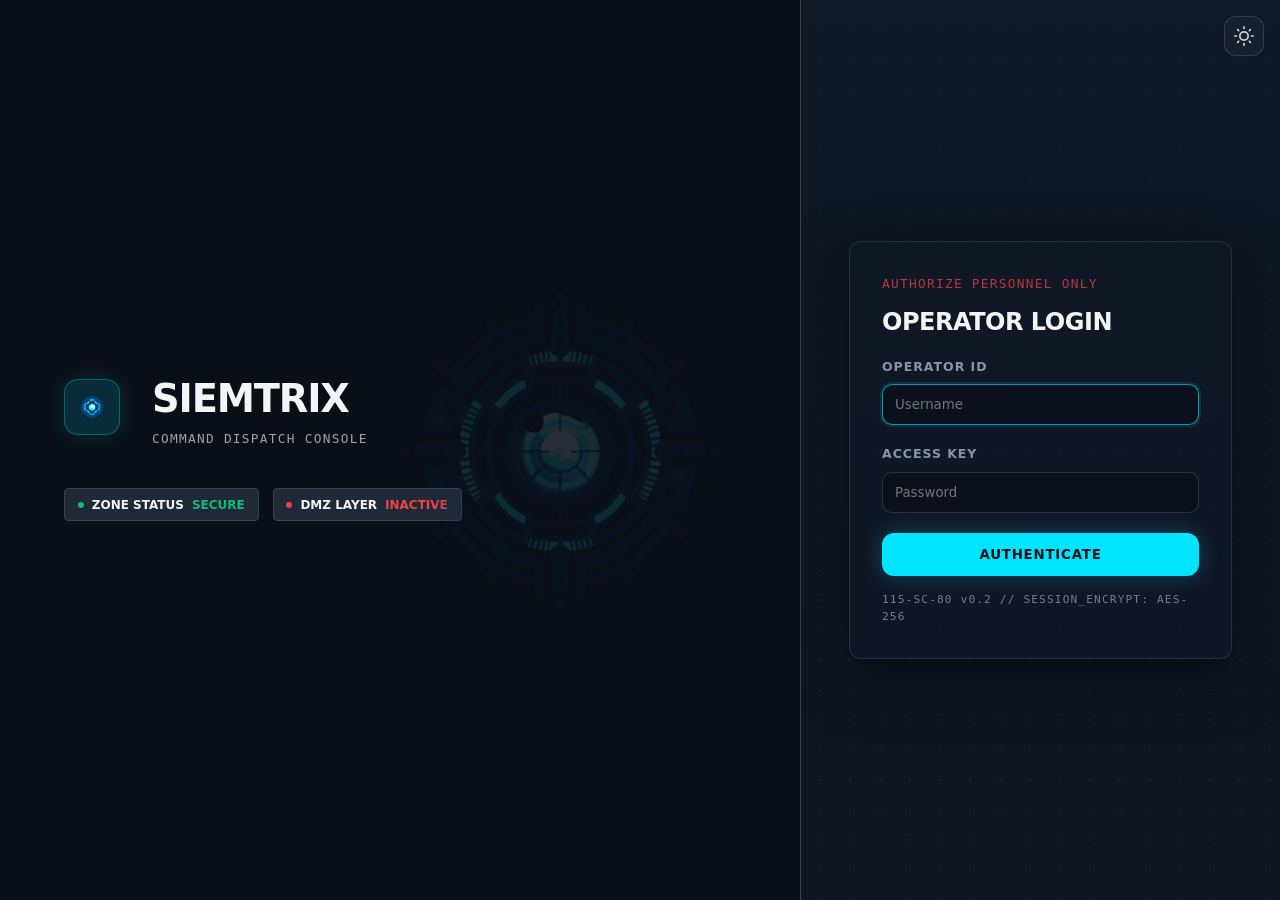
<file: IT-Zone/frontend/index.html>
<!DOCTYPE html>
<html lang="en">

<head>
    <meta charset="UTF-8">
    <meta name="viewport" content="width=device-width, initial-scale=1.0">
    <title>Command Dispatch Console</title>
    <link rel="stylesheet" href="styles.css">
</head>

<body>
    <div class="container">
        <header>
            <div class="header-top">
                <div class="header-left">
                    <div class="header-icon">
                        <img src="assets/Logo.png" alt="Logo">
                    </div>
                    <div>
                        <h1>Command Dispatch Console</h1>
                        <p class="subtitle">Manage device commands and operations</p>
                    </div>
                </div>
                <button class="logout-btn" onclick="logout()">
                    <span>Logout</span>
                    <span class="logout-icon">→</span>
                </button>
            </div>
        </header>

        <div class="content-card">
            <h2 class="card-title">Device Command Management</h2>
            <p class="card-description">Write commands to devices or read current register values</p>

            <div class="tabs">
                <button class="tab-button active" onclick="openTab(event, 'writeCommand')">
                    <span class="tab-icon">⚡</span>
                    <span>Write Command</span>
                </button>
                <button class="tab-button" onclick="openTab(event, 'readCommand')">
                    <span class="tab-icon">👁</span>
                    <span>Read Command</span>
                </button>
            </div>

            <div id="writeCommand" class="tab-content active">
                <form id="writeForm">
                    <div class="form-row">
                        <div class="form-group">
                            <label for="deviceIdWrite">Device ID</label>
                            <select id="deviceIdWrite" name="deviceId" required>
                                <option value="">Select Device</option>
                                <option value="plc-001">plc-001</option>
                                <option value="plc-002">plc-002</option>
                                <option value="plc-003">plc-003</option>
                                <option value="plc-004">plc-004</option>
                                <option value="plc-005">plc-005</option>
                                <option value="plc-006">plc-006</option>
                                <option value="plc-007">plc-007</option>
                                <option value="plc-008">plc-008</option>
                                <option value="plc-009">plc-009</option>
                            </select>
                        </div>
                        <div class="form-group">
                            <label for="registerNumberWrite">Register</label>
                            <select id="registerNumberWrite" name="registerNumber" required>
                                <option value="">Select Register</option>
                                <option value="40001">40001</option>
                                <option value="40002">40002</option>
                                <option value="40003">40003</option>
                                <option value="40004">40004</option>
                                <option value="40005">40005</option>
                                <option value="40006">40006</option>
                                <option value="40007">40007</option>
                                <option value="40008">40008</option>
                                <option value="40009">40009</option>
                                <option value="40010">40010</option>
                                <option value="40011">40011</option>
                            </select>
                        </div>
                    </div>

                    <div class="form-row">
                        <div class="form-group">
                            <label for="valueWrite">Value (0-65535)</label>
                            <input type="number" id="valueWrite" name="value" required placeholder="100" min="0"
                                max="65535">
                        </div>
                        <div class="form-group">
                            <label for="priorityWrite">Priority</label>
                            <select id="priorityWrite" name="priority" required>
                                <option value="">Select Priority</option>
                                <option value="normal">Normal</option>
                                <option value="critical">Critical</option>
                            </select>
                        </div>
                    </div>

                    <div class="form-row">
                        <div class="form-group">
                            <label for="issuedByWrite">Issued By</label>
                            <input type="text" id="issuedByWrite" name="issuedBy" value="Admin1" readonly>
                        </div>
                    </div>

                    <div class="form-row">
                        <div class="form-group full-width">
                            <label for="descriptionWrite">Description (max 500 characters)</label>
                            <textarea id="descriptionWrite" name="description" rows="2"
                                placeholder="Optional description" maxlength="500"></textarea>
                            <small class="char-count"><span id="charCountWrite">0</span>/500</small>
                        </div>
                    </div>

                    <button type="submit" class="submit-btn">
                        Send Write Command
                    </button>
                </form>
            </div>

            <div id="readCommand" class="tab-content">
                <form id="readForm">
                    <div class="form-row">
                        <div class="form-group">
                            <label for="deviceIdRead">Device ID</label>
                            <select id="deviceIdRead" name="deviceId" required>
                                <option value="">Select Device</option>
                                <option value="plc-001">plc-001</option>
                                <option value="plc-002">plc-002</option>
                                <option value="plc-003">plc-003</option>
                                <option value="plc-004">plc-004</option>
                                <option value="plc-005">plc-005</option>
                                <option value="plc-006">plc-006</option>
                                <option value="plc-007">plc-007</option>
                                <option value="plc-008">plc-008</option>
                                <option value="plc-009">plc-009</option>
                            </select>
                        </div>
                        <div class="form-group">
                            <label for="registerNumberRead">Register</label>
                            <select id="registerNumberRead" name="registerNumber" required>
                                <option value="">Select Register</option>
                                <option value="40001">40001</option>
                                <option value="40002">40002</option>
                                <option value="40003">40003</option>
                                <option value="40004">40004</option>
                                <option value="40005">40005</option>
                                <option value="40006">40006</option>
                                <option value="40007">40007</option>
                                <option value="40008">40008</option>
                                <option value="40009">40009</option>
                                <option value="40010">40010</option>
                                <option value="40011">40011</option>
                            </select>
                        </div>
                    </div>

                    <div class="form-row">
                        <div class="form-group">
                            <label for="priorityRead">Priority</label>
                            <select id="priorityRead" name="priority" required>
                                <option value="">Select Priority</option>
                                <option value="normal">Normal</option>
                                <option value="critical">Critical</option>
                            </select>
                        </div>
                        <div class="form-group">
                            <label for="issuedByRead">Issued By</label>
                            <input type="text" id="issuedByRead" name="issuedBy" value="Admin1" readonly>
                        </div>
                    </div>

                    <div class="form-row">
                        <div class="form-group">
                            <label for="readResultDisplay">Read Value</label>
                            <input type="text" id="readResultDisplay" readonly
                                placeholder="Value will appear here after reading">
                        </div>
                    </div>

                    <button type="submit" class="submit-btn">
                        Check Read Command Status
                    </button>
                </form>
            </div>
        </div>

        <div id="statusBox" class="status-box hidden"></div>
    </div>

    <script src="auth.js"></script>
    <script>
        function openTab(evt, tabName) {
            var i, tabcontent, tabbuttons;
            tabcontent = document.getElementsByClassName("tab-content");
            for (i = 0; i < tabcontent.length; i++) {
                tabcontent[i].classList.remove('active'); // Use class to manage visibility
            }
            tabbuttons = document.getElementsByClassName("tab-button");
            for (i = 0; i < tabbuttons.length; i++) {
                tabbuttons[i].className = tabbuttons[i].className.replace(" active", "");
            }
            document.getElementById(tabName).classList.add('active'); // Use class to manage visibility
            if (evt && evt.currentTarget) { // Ensure evt and currentTarget exist before accessing
                evt.currentTarget.className += " active";
            }

            // Hide status box on tab switch
            if (tabName === 'writeCommand') {
                document.getElementById('statusBox').classList.add('hidden'); // Hide status box on tab switch
            } else if (tabName === 'readCommand') {
                // Ensure status box is hidden when switching to read tab initially
                document.getElementById('statusBox').classList.add('hidden');
            }
            localStorage.setItem('activeTab', tabName); // Store active tab on each switch
        }

        // Default open the first tab - MODIFIED
        document.addEventListener('DOMContentLoaded', () => {
            if (!sessionStorage.getItem('authenticated')) {
                window.location.href = 'login.html';
            } else {
                // Open the default tab, but only on first load, not after a form submission refresh
                const currentTab = localStorage.getItem('activeTab') || 'writeCommand';
                const tabButton = document.querySelector(`.tab-button[onclick="openTab(event, '${currentTab}')"]`);
                if (tabButton) {
                    tabButton.click();
                } else {
                    // Fallback if no stored tab or button found, activate writeCommand
                    document.querySelector('.tab-button').click(); // Activate the first tab button available
                }

                document.getElementById('issuedByWrite').value = 'Admin1';
                document.getElementById('issuedByRead').value = 'Admin1';
            }
        });

        function logout() {
            sessionStorage.removeItem('authenticated');
            sessionStorage.removeItem('username');
            window.location.href = 'login.html';
        }

        const WRITE_API_URL = 'http://localhost:8000/api/submit_command';
        const READ_API_URL = 'http://localhost:8000/api/submit_command';
        const CONNECTION_ERROR_MSG = 'Connection error: Unable to reach command service. Please confirm the backend is running.';

        const parseJsonSafe = async (response) => {
            try {
                return await response.json();
            } catch (_) {
                return null;
            }
        };

        const extractErrorMessage = (data, defaultMsg = CONNECTION_ERROR_MSG) => {
            if (!data) return defaultMsg;
            const raw = data.message || data.detail || data.error || data.status || data;
            if (typeof raw === 'string') {
                const lower = raw.toLowerCase();
                if (lower.includes('<html') || lower.includes('<!doctype')) {
                    return defaultMsg;
                }
                return raw;
            }
            return defaultMsg;
        };

        const formatError = (response, data, defaultMsg = CONNECTION_ERROR_MSG) => {
            if (response && response.status === 502) {
                return CONNECTION_ERROR_MSG;
            }
            const msg = extractErrorMessage(data, defaultMsg);
            if (typeof msg === 'string' && msg.toLowerCase().includes('admin1')) {
                return 'Permission denied: only Admin1 can issue this command.';
            }
            return msg;
        };

        // Character count for description fields
        const descriptionWriteTextarea = document.getElementById('descriptionWrite');
        const charCountWrite = document.getElementById('charCountWrite');
        descriptionWriteTextarea.addEventListener('input', () => {
            charCountWrite.textContent = descriptionWriteTextarea.value.length;
        });


        const writeForm = document.getElementById('writeForm');
        const readForm = document.getElementById('readForm');
        const statusBox = document.getElementById('statusBox');

        writeForm.addEventListener('submit', async (e) => {
            e.preventDefault(); // Ensure this is the very first line
            console.log('Write form submission prevented default.'); // Debug log

            statusBox.classList.add('hidden');
            statusBox.className = 'status-box hidden';

            const commandType = 'w';
            const deviceId = document.getElementById('deviceIdWrite').value.toUpperCase();
            const registerNumber = parseInt(document.getElementById('registerNumberWrite').value);
            const value = parseInt(document.getElementById('valueWrite').value);
            const priority = document.getElementById('priorityWrite').value;
            const description = document.getElementById('descriptionWrite').value || '';

            if (value < 0 || value > 65535) {
                statusBox.textContent = 'Error: Value must be between 0 and 65535';
                statusBox.className = 'status-box error';
                statusBox.classList.remove('hidden');
                return;
            }
            if (description.length > 500) {
                statusBox.textContent = 'Error: Description must be 500 characters or less';
                statusBox.className = 'status-box error';
                statusBox.classList.remove('hidden');
                return;
            }

            const formData = {
                command_type: commandType,
                device_id: deviceId,
                register: registerNumber,
                value: value,
                priority: priority,
                description: description,
                issued_by: 'Admin1'
            };

            try {
                const response = await fetch(WRITE_API_URL, {
                    method: 'POST',
                    headers: {
                        'Content-Type': 'application/json',
                    },
                    body: JSON.stringify(formData)
                });

                const data = await parseJsonSafe(response);

                if (response.ok) {
                    statusBox.textContent = 'Write command sent successfully';
                    statusBox.className = 'status-box success';
                    // writeForm.reset(); // Removed for debugging
                    document.getElementById('deviceIdWrite').value = ''; // Clear selectively
                    document.getElementById('registerNumberWrite').value = ''; // Clear selectively
                    document.getElementById('valueWrite').value = ''; // Clear selectively
                    document.getElementById('priorityWrite').value = ''; // Clear selectively
                    document.getElementById('descriptionWrite').value = ''; // Clear selectively

                    document.getElementById('issuedByWrite').value = 'Admin1';
                    charCountWrite.textContent = '0';
                } else {
                    statusBox.textContent = `Error: ${formatError(response, data)}`;
                    statusBox.className = 'status-box error';
                }
            } catch (error) {
                statusBox.textContent = CONNECTION_ERROR_MSG;
                statusBox.className = 'status-box error';
            }
            statusBox.classList.remove('hidden');
            localStorage.setItem('activeTab', 'writeCommand'); // Store active tab
            return false; // Added as extra measure
        });

        readForm.addEventListener('submit', async (e) => {
            e.preventDefault(); // Ensure this is the very first line
            console.log('Read form submission prevented default.'); // Debug log

            statusBox.classList.add('hidden');
            statusBox.className = 'status-box hidden';

            // Store current values before potential reset
            const currentDeviceId = document.getElementById('deviceIdRead').value;
            const currentRegisterNumber = document.getElementById('registerNumberRead').value;
            const currentPriority = document.getElementById('priorityRead').value;

            const deviceId = document.getElementById('deviceIdRead').value;
            const registerNumber = parseInt(document.getElementById('registerNumberRead').value);
            const priority = document.getElementById('priorityRead').value;

            const formData = {
                command_type: 'r',
                device_id: deviceId,
                register: registerNumber,
                value: null, // Value is null for read commands
                priority: priority,
                issued_by: 'Admin1',
            };

            try {
                const response = await fetch(READ_API_URL, {
                    method: 'POST',
                    headers: {
                        'Content-Type': 'application/json',
                    },
                    body: JSON.stringify(formData)
                });

                const data = await parseJsonSafe(response);

                const readResultDisplay = document.getElementById('readResultDisplay');

                if (response.ok) {
                    if (data.read_value !== undefined && data.read_value !== null) {
                        readResultDisplay.value = String(data.read_value);
                        statusBox.textContent = 'Read command successful';
                        statusBox.className = 'status-box success';
                        statusBox.classList.remove('hidden');
                    } else {
                        readResultDisplay.value = 'No value could be read against device ID / register / priority level';
                        statusBox.textContent = 'Read command completed - no matching value found';
                        statusBox.className = 'status-box error';
                        statusBox.classList.remove('hidden');
                    }

                    document.getElementById('deviceIdRead').value = currentDeviceId;
                    document.getElementById('registerNumberRead').value = currentRegisterNumber;
                    document.getElementById('priorityRead').value = currentPriority;
                    document.getElementById('issuedByRead').value = 'Admin1';

                } else {
                    const friendly = formatError(response, data, 'Read command failed');
                    readResultDisplay.value = `Error: ${friendly}`;
                    statusBox.textContent = friendly;
                    statusBox.className = 'status-box error';
                    statusBox.classList.remove('hidden');
                }
            } catch (error) {
                const readResultDisplay = document.getElementById('readResultDisplay');
                readResultDisplay.value = CONNECTION_ERROR_MSG;
                statusBox.textContent = 'Read command failed';
                statusBox.className = 'status-box error';
                statusBox.classList.remove('hidden');
            }
            statusBox.classList.remove('hidden');
            localStorage.setItem('activeTab', 'readCommand'); // Store active tab
            return false; // Added as extra measure
        });
    </script>
</body>

</html>
</file>
<file: IT-Zone/frontend/styles.css>
:root {
  
  --bg-deep: #0A0E17;
  
  --bg-panel: #111827;
  
  --bg-elevated: #1F2937;
  
  --border-dim: #374151;
  

  
  --cyber-teal: #00E5FF;
  
  --cyber-teal-glow: 0 0 10px rgba(0, 229, 255, 0.4);
  --industrial-orange: #FF6B35;
  
  --steel-gray: #6B7280;
  
  --danger-red: #EF4444;
  
  --success-green: #10B981;
  
  --warning-yellow: #F59E0B;
  

  
  --text-primary: #F3F4F6;
  --text-secondary: #9CA3AF;
  --text-mono: #D1D5DB;

  --font-main: 'Inter', system-ui, -apple-system, sans-serif;
  --font-mono: 'JetBrains Mono', 'Fira Code', monospace;

  
  --shadow-soft: 0 18px 55px rgba(0, 0, 0, 0.55);
  --shadow-card: 0 12px 30px rgba(0, 0, 0, 0.35);
  --panel-glass: rgba(17, 24, 39, 0.72);
  --panel-glass-2: rgba(17, 24, 39, 0.5);
  --outline: rgba(0, 229, 255, 0.22);
  --outline-2: rgba(148, 163, 184, 0.25);
}

[data-theme="light"] {
  
  --bg-deep: #F0F2F5;
  --bg-panel: #FFFFFF;
  --bg-elevated: #E8EBF0;
  --border-dim: #D0D5DD;

  
  --text-primary: #1A1D26;
  --text-secondary: #5B6275;
  --text-mono: #3A3F4B;

  
  --cyber-teal: #0097A7;
  --cyber-teal-glow: 0 0 10px rgba(0, 151, 167, 0.25);
  --industrial-orange: #E55B2B;
  --danger-red: #DC3545;
  --success-green: #0D9668;
  --warning-yellow: #D97706;

  
  --shadow-soft: 0 18px 55px rgba(0, 0, 0, 0.08);
  --shadow-card: 0 4px 16px rgba(0, 0, 0, 0.06);
  --panel-glass: rgba(255, 255, 255, 0.85);
  --panel-glass-2: rgba(255, 255, 255, 0.6);
  --outline: rgba(0, 151, 167, 0.22);
  --outline-2: rgba(100, 116, 139, 0.2);
}


[data-theme="light"] body {
  background-image: radial-gradient(#000000 1px, transparent 1px) !important;
}

[data-theme="light"] .main-header,
[data-theme="light"] header {
  background: linear-gradient(180deg, rgba(255, 255, 255, 0.95), rgba(255, 255, 255, 0.82));
  border-bottom-color: var(--border-dim);
}

[data-theme="light"] .header-icon img {
  filter: none;
}

[data-theme="light"] .page-container .tabs {
  background: rgba(255, 255, 255, 0.95);
  border-right-color: var(--border-dim);
}

[data-theme="light"] .side-nav-header {
  border-bottom-color: var(--border-dim) !important;
}

[data-theme="light"] .side-brand-subtitle {
  color: var(--text-secondary);
}

[data-theme="light"] .side-collapse-btn {
  background: rgba(0, 0, 0, 0.04);
  border-color: var(--border-dim);
  color: var(--text-primary);
}

[data-theme="light"] .side-collapse-btn:hover {
  background: rgba(0, 0, 0, 0.08);
  border-color: rgba(0, 0, 0, 0.15);
}

[data-theme="light"] .page-container .tab-button {
  color: var(--text-secondary);
}

[data-theme="light"] .page-container .tab-button:hover {
  background: rgba(0, 0, 0, 0.04);
  color: var(--text-primary);
}

[data-theme="light"] .page-container .tab-button.active {
  background: rgba(0, 151, 167, 0.08);
  color: var(--cyber-teal);
  box-shadow: inset 4px 0 0 0 var(--cyber-teal);
}

[data-theme="light"] .tab-icon {
  background: rgba(0, 0, 0, 0.04);
  border-color: var(--border-dim);
  color: var(--text-secondary) !important;
}

[data-theme="light"] .tab-icon svg,
[data-theme="light"] .tab-icon i {
  color: var(--text-secondary) !important;
  stroke: var(--text-secondary) !important;
}

[data-theme="light"] .page-container .tab-button.active .tab-icon {
  background: rgba(0, 151, 167, 0.1);
  border-color: rgba(0, 151, 167, 0.3);
  color: var(--cyber-teal) !important;
}

[data-theme="light"] .page-container .tab-button.active .tab-icon svg,
[data-theme="light"] .page-container .tab-button.active .tab-icon i {
  color: var(--cyber-teal) !important;
  stroke: var(--cyber-teal) !important;
}

[data-theme="light"] .tab-subtitle {
  color: var(--text-secondary);
}

[data-theme="light"] .sidebar-collapsed .tab-icon {
  background: rgba(0, 0, 0, 0.04);
  border-color: var(--border-dim);
}

[data-theme="light"] .sidebar-collapsed .side-collapse-btn {
  background: rgba(0, 0, 0, 0.04);
}

[data-theme="light"] .sidebar-collapsed .page-container .tab-button.active .tab-icon {
  background: rgba(0, 151, 167, 0.1);
  border-color: rgba(0, 151, 167, 0.3);
  box-shadow: 0 0 12px rgba(0, 151, 167, 0.1);
}

[data-theme="light"] .content-card,
[data-theme="light"] .read-command-card {
  background: linear-gradient(180deg, rgba(255, 255, 255, 0.95), rgba(255, 255, 255, 0.85));
  border-color: var(--border-dim);
}

[data-theme="light"] .data-table th {
  color: var(--text-secondary);
  border-bottom-color: var(--border-dim);
}

[data-theme="light"] .data-table td {
  color: var(--text-primary);
  border-bottom-color: rgba(0, 0, 0, 0.06);
}

[data-theme="light"] .data-table tbody tr:hover td {
  background: rgba(0, 151, 167, 0.03);
}

[data-theme="light"] .form-group label {
  color: var(--text-secondary);
}

[data-theme="light"] .form-group input,
[data-theme="light"] .form-group select,
[data-theme="light"] .form-group textarea,
[data-theme="light"] .page-container input,
[data-theme="light"] .page-container select,
[data-theme="light"] .page-container textarea {
  background: rgba(0, 0, 0, 0.03);
  border-color: var(--border-dim);
  color: var(--text-primary);
}

[data-theme="light"] .form-group input:focus,
[data-theme="light"] .form-group select:focus,
[data-theme="light"] .form-group textarea:focus {
  border-color: var(--cyber-teal);
  box-shadow: 0 0 0 2px rgba(0, 151, 167, 0.12);
}

[data-theme="light"] .logout-btn {
  background: rgba(0, 0, 0, 0.05);
  color: var(--text-primary);
  border-color: var(--border-dim);
}

[data-theme="light"] .logout-btn:hover {
  background: rgba(0, 0, 0, 0.1);
}

[data-theme="light"] .action-btn {
  background: rgba(0, 0, 0, 0.05);
  color: var(--text-primary);
  border-color: var(--border-dim);
}

[data-theme="light"] .btn-splunk {
  background: linear-gradient(90deg, rgba(0, 151, 167, 0.12), rgba(59, 130, 246, 0.12));
  color: var(--text-primary);
  border-color: rgba(0, 151, 167, 0.25);
  box-shadow: 0 4px 12px rgba(0, 151, 167, 0.08);
}

[data-theme="light"] .submit-btn,
[data-theme="light"] .login-btn,
[data-theme="light"] .btn-run {
  color: #FFFFFF;
}

[data-theme="light"] .status-box {
  background: rgba(0, 0, 0, 0.02);
  border-color: var(--border-dim);
}

[data-theme="light"] .login-hero {
  background: var(--bg-deep);
}

[data-theme="light"] .login-form-area {
  background: linear-gradient(180deg, rgba(255, 255, 255, 0.98), rgba(255, 255, 255, 0.9));
  border-left-color: var(--border-dim);
}

[data-theme="light"] .login-card-inner {
  background: rgba(255, 255, 255, 0.7);
  border-color: var(--border-dim);
  box-shadow: 0 8px 30px rgba(0, 0, 0, 0.06);
}

[data-theme="light"] .brand-logo {
  background: rgba(0, 151, 167, 0.1);
  border-color: rgba(0, 151, 167, 0.25);
  box-shadow: 0 0 15px rgba(0, 151, 167, 0.1);
}

[data-theme="light"] .brand-logo img {
  filter: none;
}

[data-theme="light"] .error-message {
  background: rgba(220, 53, 69, 0.08);
  border-color: rgba(220, 53, 69, 0.25);
  color: #DC3545;
}

[data-theme="light"] select {
  background-color: #FFFFFF;
  border-color: var(--border-dim);
  color: var(--text-primary);
  background-image: url("data:image/svg+xml;charset=UTF-8,%3csvg xmlns='http://www.w3.org/2000/svg' viewBox='0 0 24 24' fill='none' stroke='rgba(0,151,167,0.7)' stroke-width='2' stroke-linecap='round' stroke-linejoin='round'%3e%3cpolyline points='6 9 12 15 18 9'%3e%3c/polyline%3e%3c/svg%3e");
}

[data-theme="light"] select:focus {
  border-color: var(--cyber-teal);
  box-shadow: 0 0 8px rgba(0, 151, 167, 0.1);
}

[data-theme="light"] select option {
  background: #FFFFFF;
  color: var(--text-primary);
}

[data-theme="light"] .toast {
  background: #FFFFFF;
  border-color: var(--border-dim);
  box-shadow: 0 8px 25px rgba(0, 0, 0, 0.1);
}

[data-theme="light"] #directCommand .cmd-tabs {
  border-color: var(--border-dim);
  background: rgba(0, 0, 0, 0.03);
}

[data-theme="light"] #directCommand .cmd-tabs .tab-button {
  color: var(--text-secondary);
}

[data-theme="light"] #directCommand .cmd-tabs .tab-button.active {
  background: linear-gradient(90deg, rgba(0, 151, 167, 0.12), rgba(59, 130, 246, 0.12));
  color: var(--text-primary);
  box-shadow: inset 0 0 0 1px rgba(0, 151, 167, 0.2);
}

[data-theme="light"] #directCommand .cmd-tabs .tab-button:not(.active):hover {
  background: rgba(0, 0, 0, 0.04);
  color: var(--text-primary);
}

[data-theme="light"] .container .tabs {
  background: rgba(0, 0, 0, 0.03);
  border-color: var(--border-dim);
}

[data-theme="light"] .container .tab-button.active {
  background: rgba(0, 0, 0, 0.06);
}

[data-theme="light"] .dmz-container {
  border-top-color: var(--border-dim) !important;
}

[data-theme="light"] .modal-content {
  background: rgba(255, 255, 255, 0.96) !important;
  border-color: var(--border-dim) !important;
  color: var(--text-primary) !important;
}

[data-theme="light"] .login-hero::before {
  filter: none;
  opacity: 0.06;
}

[data-theme="light"] tr:hover td {
  background: rgba(0, 0, 0, 0.02);
}

[data-theme="light"] .btn-approve {
  background: rgba(0, 151, 167, 0.08);
  border-color: rgba(0, 151, 167, 0.25);
}

[data-theme="light"] .btn-reject,
[data-theme="light"] .btn-delete {
  background: rgba(220, 53, 69, 0.08);
  border-color: rgba(220, 53, 69, 0.25);
  color: #DC3545;
}


.theme-toggle {
  width: 40px;
  height: 40px;
  border-radius: 12px;
  background: rgba(31, 41, 55, 0.55);
  border: 1px solid rgba(148, 163, 184, 0.22);
  color: rgba(226, 232, 240, 0.9);
  display: grid;
  place-items: center;
  cursor: pointer;
  transition: background 0.2s, border-color 0.2s, transform 0.1s;
  flex-shrink: 0;
}

.theme-toggle:hover {
  background: rgba(31, 41, 55, 0.85);
  border-color: rgba(148, 163, 184, 0.35);
}

.theme-toggle:active {
  transform: scale(0.92);
}

.theme-toggle svg {
  width: 20px;
  height: 20px;
  transition: transform 0.3s ease;
}

[data-theme="light"] .theme-toggle {
  background: rgba(0, 0, 0, 0.05);
  border-color: var(--border-dim);
  color: var(--text-primary);
}

[data-theme="light"] .theme-toggle:hover {
  background: rgba(0, 0, 0, 0.1);
}


body,
body *,
body *::before,
body *::after {
  transition: background-color 0.25s ease, border-color 0.25s ease, color 0.15s ease, box-shadow 0.25s ease;
}

* {
  box-sizing: border-box;
  margin: 0;
  padding: 0;
}

body {
  font-family: var(--font-main);
  background-color: var(--bg-deep);
  color: var(--text-primary);
  min-height: 100vh;
  line-height: 1.5;
  overflow-x: hidden;
  
  background-image:
    radial-gradient(var(--border-dim) 1px, transparent 1px);
  background-size: 30px 30px;
  background-position: center;
}


button,
input,
select,
textarea {
  font-family: inherit;
}








.container,
.page-container {
  min-height: 100vh;
}


.main-header,
header {
  background: linear-gradient(180deg, rgba(17, 24, 39, 0.92), rgba(17, 24, 39, 0.65));
  border-bottom: 1px solid var(--border-dim);
}

.header-top,
.header-content {
  height: 56px;
  display: flex;
  align-items: center;
  justify-content: space-between;
  padding: 0 12px;
  gap: 16px;
}

.header-left {
  display: flex;
  align-items: center;
  gap: 20px;
  min-width: 0;
}

.header-icon {
  width: 44px;
  height: 44px;
  border-radius: 12px;
  background: transparent;
  display: grid;
  place-items: center;
  flex: 0 0 auto;
  overflow: hidden;
  margin-left: 10px;
}

.header-icon img {
  width: 100%;
  height: 100%;
  object-fit: contain;
  display: block;
  filter: brightness(3);
}

header h1,
.main-header h1 {
  font-size: 0.95rem;
  text-transform: uppercase;
  letter-spacing: 0.06em;
  white-space: nowrap;
  overflow: hidden;
  text-overflow: ellipsis;
}

.subtitle,
.header-subtitle {
  margin-top: 2px;
  font-size: 0.75rem;
  color: var(--text-secondary);
  text-transform: uppercase;
  letter-spacing: 0.12em;
}


.main-content {
  padding: 0;
}

.page-container .main-content {
  display: flex;
  min-height: calc(100vh - 56px);
  padding: 0;
}


.page-container .tabs {
  width: 260px;
  background: rgba(17, 24, 39, 0.9);
  border-right: 1px solid var(--border-dim);
  padding: 0;
  margin-top: -6px;
  display: flex;
  flex-direction: column;
  gap: 4px;
  transition: width 180ms ease;
}

.side-nav-header {
  display: flex;
  align-items: center;
  justify-content: space-between;
  gap: 10px;
  padding: 16px 12px 12px;
  margin-bottom: 4px;
  border-bottom: 1px solid rgba(148, 163, 184, 0.14);
}

.side-brand {
  display: flex;
  align-items: center;
  gap: 10px;
  min-width: 0;
  padding-top: 0;
}

.side-brand-badge {
  display: none;
}

.side-brand-badge img {
  width: 70%;
  height: 70%;
  object-fit: contain;
  display: block;
  filter: brightness(2);
}

.side-brand-text {
  display: flex;
  flex-direction: column;
  min-width: 0;
}

.side-brand-title {
  font-weight: 900;
  text-transform: uppercase;
  letter-spacing: 0.08em;
  font-size: 0.85rem;
  white-space: nowrap;
  overflow: hidden;
  text-overflow: ellipsis;
}

.side-brand-subtitle {
  font-size: 0.72rem;
  color: rgba(148, 163, 184, 0.9);
  letter-spacing: 0.06em;
  margin-top: 2px;
  white-space: nowrap;
  overflow: hidden;
  text-overflow: ellipsis;
}

.side-collapse-btn {
  width: 38px;
  height: 38px;
  border-radius: 12px;
  background: rgba(10, 14, 23, 0.45);
  border: 1px solid rgba(148, 163, 184, 0.18);
  color: rgba(226, 232, 240, 0.9);
  display: flex;
  justify-content: center;
  align-items: center;
  cursor: pointer;
  transition: background 0.15s ease, border-color 0.15s ease, transform 0.06s ease;
  flex: 0 0 auto;
  line-height: 1;
}

.side-collapse-btn span {
  display: inline-block;
  transform: translateY(-2px);
}

.side-collapse-btn:hover {
  background: rgba(31, 41, 55, 0.75);
  border-color: rgba(148, 163, 184, 0.3);
}

.page-container .tab-button {
  background: transparent;
  border: none;
  color: rgba(148, 163, 184, 0.92);
  text-align: left;
  padding: 12px 12px;
  cursor: pointer;
  font-weight: 800;
  text-transform: none;
  letter-spacing: 0.02em;
  border-radius: 0 14px 14px 0;
  transition: background 0.15s ease, color 0.15s ease, transform 0.06s ease;
  display: flex;
  align-items: center;
  gap: 12px;
  margin: 0 10px 0 0;
  width: calc(100% - 10px);
}

.page-container .tab-button:hover {
  background: rgba(31, 41, 55, 0.75);
  color: rgba(226, 232, 240, 0.95);
}

.page-container .tab-button.active {
  background: rgba(0, 229, 255, 0.12);
  color: rgba(226, 232, 240, 0.98);
  box-shadow: inset 0 0 0 1px rgba(0, 229, 255, 0.3);
}

.tab-icon {
  width: 38px;
  height: 38px;
  border-radius: 12px;
  background: rgba(10, 14, 23, 0.45);
  border: 1px solid rgba(148, 163, 184, 0.18);
  display: grid;
  place-items: center;
  color: rgba(226, 232, 240, 0.9);
  flex: 0 0 auto;
}

.tab-icon svg {
  width: 18px;
  height: 18px;
  stroke: currentColor;
  stroke-width: 2px;
  fill: none;
}

.page-container .tab-button.active .tab-icon {
  background: rgba(0, 229, 255, 0.14);
  border-color: rgba(0, 229, 255, 0.35);
  color: var(--cyber-teal);
}

.page-container .tab-button.active {
  background: rgba(0, 229, 255, 0.05);
  color: var(--cyber-teal);
  box-shadow: inset 4px 0 0 0 var(--cyber-teal);
}

.tab-label {
  display: flex;
  flex-direction: column;
  gap: 2px;
  min-width: 0;
}

.tab-title {
  font-weight: 900;
  font-size: 0.9rem;
  white-space: nowrap;
  overflow: hidden;
  text-overflow: ellipsis;
}

.tab-subtitle {
  font-size: 0.72rem;
  color: rgba(148, 163, 184, 0.9);
  letter-spacing: 0.05em;
  text-transform: uppercase;
  white-space: nowrap;
  overflow: hidden;
  text-overflow: ellipsis;
}

.page-container .tab-button.active .tab-subtitle {
  color: rgba(226, 232, 240, 0.9);
}


.sidebar-collapsed .tabs {
  width: 88px;
  padding: 0;
  align-items: center;
  gap: 16px;
}

.sidebar-collapsed .side-brand-text,
.sidebar-collapsed .tab-label {
  display: none;
}

.sidebar-collapsed .side-nav-header {
  width: 100%;
  padding: 0 8px 12px;
  margin-bottom: 4px;
}

.sidebar-collapsed .page-container .tab-button {
  justify-content: center;
  padding: 18px 0;
  margin: 0;
  width: 100%;
  border-radius: 0;
  background: transparent;
}

.sidebar-collapsed .tab-icon {
  width: 46px;
  height: 46px;
  border-radius: 16px;
  background: rgba(10, 14, 23, 0.38);
  border: 1px solid rgba(148, 163, 184, 0.18);
}

.sidebar-collapsed .tab-icon svg {
  width: 22px;
  height: 22px;
}

.sidebar-collapsed .side-nav-header {
  width: 100%;
  padding: 10px 0 12px;
  margin-bottom: 8px;
  justify-content: center;
  border-bottom: 1px solid rgba(148, 163, 184, 0.12);
}

.sidebar-collapsed .side-brand {
  gap: 8px;
}

.sidebar-collapsed .side-brand-badge,
.sidebar-collapsed .side-collapse-btn {
  width: 40px;
  height: 40px;
  border-radius: 14px;
}

.sidebar-collapsed .side-collapse-btn {
  background: rgba(10, 14, 23, 0.35);
}


.sidebar-collapsed .page-container .tab-button:hover {
  background: transparent;
}

.sidebar-collapsed .page-container .tab-button.active {
  background: transparent;
  box-shadow: none;
}

.sidebar-collapsed .page-container .tab-button.active .tab-icon {
  background: rgba(0, 229, 255, 0.12);
  border-color: rgba(0, 229, 255, 0.32);
  box-shadow: 0 0 18px rgba(0, 229, 255, 0.12);
}

.page-container .tab-content {
  flex: 1;
  
  padding: 12px 14px 14px 14px;
  display: none;
}


.page-container .tab-content>.content-card:first-child,
.page-container .tab-content>.read-command-card:first-child {
  margin-top: 0 !important;
}

.page-container .tab-content.active {
  display: block;
}


#directCommand .cmd-tabs {
  margin: 16px 16px 18px;
  display: flex;
  flex-direction: row !important;
  align-items: stretch;
  justify-content: stretch;
  gap: 0;
  padding: 6px;
  width: calc(100% - 32px);
  max-width: none;
  border-radius: 14px;
  border: 1px solid rgba(148, 163, 184, 0.18);
  background: rgba(10, 14, 23, 0.45);
}

#directCommand .cmd-tabs .tab-button {
  flex: 1 1 0;
  width: 50%;
  margin: 0 !important;
  border-radius: 10px;
  justify-content: center;
  align-items: center;
  display: flex;
  padding: 12px 10px;
  font-weight: 900;
  text-transform: uppercase;
  letter-spacing: 0.06em;
  color: rgba(148, 163, 184, 0.9);
}

#directCommand .cmd-tabs .tab-button.active {
  background: linear-gradient(90deg, rgba(0, 229, 255, 0.22), rgba(59, 130, 246, 0.22));
  color: rgba(226, 232, 240, 0.98);
  box-shadow: inset 0 0 0 1px rgba(0, 229, 255, 0.28);
}

#directCommand .cmd-tabs .tab-button:not(.active):hover {
  background: rgba(31, 41, 55, 0.55);
  color: rgba(226, 232, 240, 0.92);
}


#directCommand .form-grid {
  margin-bottom: 18px;
}


.btn-splunk {
  padding: 10px 14px;
  border-radius: 12px;
  background: linear-gradient(90deg, rgba(0, 229, 255, 0.22), rgba(59, 130, 246, 0.22));
  color: rgba(243, 244, 246, 0.98);
  border: 1px solid rgba(0, 229, 255, 0.32);
  font-weight: 900;
  text-transform: uppercase;
  letter-spacing: 0.5em;
  cursor: pointer;
  box-shadow: 0 12px 30px rgba(0, 229, 255, 0.14);
}

.btn-splunk:hover {
  filter: brightness(1.03);
}


.stat-grid {
  display: grid;
  grid-template-columns: repeat(auto-fit, minmax(200px, 1fr));
  gap: 1.5rem;
  margin-bottom: 2rem;
}

.stat-card {
  background: var(--bg-panel);
  border: 1px solid var(--border-dim);
  padding: 1.25rem;
  border-radius: 8px;
  text-align: center;
}

.stat-label {
  font-size: 0.75rem;
  color: var(--text-secondary);
  text-transform: uppercase;
  letter-spacing: 0.05em;
  margin-bottom: 0.5rem;
}

.stat-value {
  font-size: 1.75rem;
  font-weight: 700;
  color: var(--cyber-teal);
  font-family: var(--font-mono);
}

.content-card,
.read-command-card {
  background: linear-gradient(180deg, rgba(17, 24, 39, 0.82), rgba(17, 24, 39, 0.6));
  border: 1px solid rgba(148, 163, 184, 0.22);
  border-radius: 0;
  box-shadow: var(--shadow-card);
  position: relative;
}


.card-title {
  font-size: 0.78rem;
  font-weight: 800;
  color: var(--text-secondary);
  text-transform: uppercase;
  letter-spacing: 0.12em;
  margin: 0 0 12px 0;
  display: flex;
  align-items: center;
  gap: 10px;
}

.card-title::before {
  content: "//";
  color: var(--cyber-teal);
  opacity: 0.95;
}

.card-description {
  color: var(--text-secondary);
  margin-bottom: 16px;
  font-size: 0.9rem;
}


.table-responsive {
  overflow: auto;
}

.data-table {
  width: 100%;
  border-collapse: collapse;
}

.data-table th {
  text-align: left;
  padding: 14px 14px;
  font-size: 0.72rem;
  font-weight: 800;
  color: rgba(148, 163, 184, 0.92);
  text-transform: uppercase;
  letter-spacing: 0.08em;
  border-bottom: 1px solid rgba(148, 163, 184, 0.18);
}

.data-table td {
  padding: 14px 14px;
  border-bottom: 1px solid rgba(148, 163, 184, 0.12);
  font-size: 0.85rem;
  color: rgba(226, 232, 240, 0.92);
}

.data-table tbody tr:hover td {
  background: rgba(255, 255, 255, 0.02);
}

.row-success td {
  box-shadow: inset 3px 0 0 rgba(16, 185, 129, 0.7);
}

.row-warning td {
  box-shadow: inset 3px 0 0 rgba(245, 158, 11, 0.7);
}

.row-error td {
  box-shadow: inset 3px 0 0 rgba(239, 68, 68, 0.75);
}


.form-group label {
  display: block;
  font-size: 0.78rem;
  font-weight: 700;
  color: rgba(148, 163, 184, 0.9);
  text-transform: uppercase;
  letter-spacing: 0.08em;
  margin-bottom: 8px;
}

.form-group input,
.form-group select,
.form-group textarea,
.page-container input,
.page-container select,
.page-container textarea {
  width: 100%;
  background: rgba(10, 14, 23, 0.65);
  border: 1px solid rgba(148, 163, 184, 0.22);
  color: rgba(226, 232, 240, 0.95);
  padding: 12px 12px;
  border-radius: 10px;
  transition: border-color 0.15s ease, box-shadow 0.15s ease, background 0.15s ease;
}

.form-group textarea {
  resize: vertical;
}

.form-group input:focus,
.form-group select:focus,
.form-group textarea:focus {
  outline: none;
  border-color: rgba(0, 229, 255, 0.65);
  box-shadow: 0 0 0 2px rgba(0, 229, 255, 0.12);
}

.form-row {
  display: grid;
  grid-template-columns: repeat(2, minmax(220px, 1fr));
  gap: 16px;
  margin-bottom: 16px;
}

.full-width {
  grid-column: 1 / -1;
}


.logout-btn,
.submit-btn,
.btn-run,
.action-btn,
.btn-secondary,
.login-btn {
  border: none;
  cursor: pointer;
  font-weight: 800;
  text-transform: uppercase;
  letter-spacing: 0.06em;
  border-radius: 12px;
  transition: transform 0.06s ease, background 0.15s ease, box-shadow 0.15s ease, opacity 0.15s ease;
}

.logout-btn {
  padding: 10px 14px;
  background: rgba(31, 41, 55, 0.75);
  color: rgba(226, 232, 240, 0.92);
  border: 1px solid rgba(148, 163, 184, 0.22);
}

.logout-btn:hover {
  background: rgba(31, 41, 55, 0.92);
}

.submit-btn,
.login-btn,
.btn-run {
  width: 100%;
  padding: 14px 16px;
  background: var(--cyber-teal);
  color: #051118;
  box-shadow: 0 0 22px rgba(0, 229, 255, 0.25);
}

.submit-btn:active,
.login-btn:active,
.btn-run:active,
.action-btn:active,
.logout-btn:active,
.btn-secondary:active {
  transform: translateY(1px);
}

.action-btn {
  padding: 10px 12px;
  border-radius: 10px;
  background: rgba(31, 41, 55, 0.75);
  color: rgba(226, 232, 240, 0.92);
  border: 1px solid rgba(148, 163, 184, 0.22);
  margin-right: 8px;
}

.btn-approve {
  background: rgba(0, 229, 255, 0.13);
  border-color: rgba(0, 229, 255, 0.35);
  color: var(--cyber-teal);
}

.btn-reject,
.btn-delete {
  background: rgba(239, 68, 68, 0.12);
  border-color: rgba(239, 68, 68, 0.35);
  color: rgba(255, 140, 140, 0.95);
}

.btn-secondary {
  padding: 10px 12px;
  background: transparent;
  border: 1px solid rgba(148, 163, 184, 0.25);
  color: rgba(226, 232, 240, 0.9);
}


.status-box {
  margin-top: 18px;
  padding: 14px 16px;
  border-radius: 12px;
  border: 1px solid rgba(148, 163, 184, 0.22);
  background: rgba(17, 24, 39, 0.75);
}

.status-box.success {
  border-color: rgba(16, 185, 129, 0.35);
  box-shadow: inset 3px 0 0 rgba(16, 185, 129, 0.75);
}

.status-box.error {
  border-color: rgba(239, 68, 68, 0.35);
  box-shadow: inset 3px 0 0 rgba(239, 68, 68, 0.78);
}


.login-container {
  min-height: 100vh;
  display: grid;
  place-items: center;
  padding: 28px;
}

.login-card {
  width: min(460px, 100%);
  background: linear-gradient(180deg, rgba(17, 24, 39, 0.92), rgba(17, 24, 39, 0.7));
  border: 1px solid rgba(148, 163, 184, 0.22);
  border-radius: 18px;
  padding: 28px;
  box-shadow: var(--shadow-soft);
  position: relative;
}

.login-card::before,
.login-card::after {
  content: "";
  position: absolute;
  width: 12px;
  height: 12px;
  border-color: rgba(0, 229, 255, 0.65);
  border-style: solid;
  opacity: 0.45;
  pointer-events: none;
}

.login-card::before {
  top: -1px;
  left: -1px;
  border-width: 1px 0 0 1px;
  border-top-left-radius: 18px;
}

.login-card::after {
  bottom: -1px;
  right: -1px;
  border-width: 0 1px 1px 0;
  border-bottom-right-radius: 18px;
}

.login-header {
  text-align: center;
  margin-bottom: 18px;
}

.login-icon-wrapper {
  display: grid;
  place-items: center;
  margin-bottom: 14px;
}

.login-icon {
  width: 40px;
  height: 40px;
  border-radius: 10px;
  background: var(--cyber-teal);
  color: #051118;
  display: grid;
  place-items: center;
  font-weight: 900;
  box-shadow: var(--cyber-teal-glow);
}

.login-header h1 {
  font-size: 1.05rem;
  text-transform: uppercase;
  letter-spacing: 0.08em;
}

.login-subtitle {
  margin-top: 6px;
  font-size: 0.78rem;
  color: rgba(148, 163, 184, 0.95);
  text-transform: uppercase;
  letter-spacing: 0.12em;
}

.error-message {
  margin: 12px 0 0;
  padding: 12px 14px;
  border-radius: 12px;
  background: rgba(239, 68, 68, 0.12);
  border: 1px solid rgba(239, 68, 68, 0.35);
  color: rgba(255, 170, 170, 0.95);
  font-weight: 600;
}


@media (max-width: 900px) {
  .page-container .tabs {
    width: 200px;
  }
}

@media (max-width: 768px) {
  .page-container .main-content {
    flex-direction: column;
  }

  .page-container .tabs {
    width: 100%;
    flex-direction: row;
    overflow-x: auto;
    border-right: none;
    border-bottom: 1px solid var(--border-dim);
  }

  .page-container .tab-button {
    white-space: nowrap;
    border-left: none;
    border-bottom: 3px solid transparent;
  }

  .page-container .tab-button.active {
    border-left: none;
    border-bottom-color: var(--cyber-teal);
  }

  .form-row {
    grid-template-columns: 1fr;
  }
}


h1,
h2,
h3,
h4 {
  font-weight: 600;
  letter-spacing: -0.02em;
}

.mono {
  font-family: var(--font-mono);
  letter-spacing: 0.1em;
  font-size: 0.8rem;
}


.app-container {
  display: flex;
  flex-direction: column;
  min-height: 100vh;
}


.navbar {
  height: 64px;
  background: var(--bg-panel);
  border-bottom: 1px solid var(--border-dim);
  display: flex;
  align-items: center;
  justify-content: space-between;
  padding: 0 1.5rem;
  position: sticky;
  top: 0;
  z-index: 1000;
}

.brand {
  display: flex;
  align-items: center;
  gap: 0.75rem;
}

.brand-logo {
  width: 32px;
  height: 32px;
  background: var(--cyber-teal);
  border-radius: 4px;
  display: flex;
  align-items: center;
  justify-content: center;
  color: var(--bg-deep);
  font-weight: 900;
  box-shadow: var(--cyber-teal-glow);
  overflow: hidden;
}

.brand-logo img {
  width: 78%;
  height: 78%;
  object-fit: contain;
  display: block;
}

.brand-name {
  font-weight: 700;
  font-size: 1.1rem;
  text-transform: uppercase;
  letter-spacing: 0.05em;
}

.zone-indicator {
  display: flex;
  align-items: center;
  gap: 0.5rem;
  background: var(--bg-elevated);
  padding: 0.4rem 0.8rem;
  border-radius: 4px;
  font-size: 0.75rem;
  font-weight: 600;
  border: 1px solid var(--border-dim);
  text-transform: uppercase;
}

.status-dot {
  width: 8px;
  height: 8px;
  background: var(--success-green);
  border-radius: 50%;
  animation: pulse 2s infinite;
}

@keyframes pulse {
  0% {
    transform: scale(0.95);
    box-shadow: 0 0 0 0 rgba(16, 185, 129, 0.7);
  }

  70% {
    transform: scale(1);
    box-shadow: 0 0 0 10px rgba(16, 185, 129, 0);
  }

  100% {
    transform: scale(0.95);
    box-shadow: 0 0 0 0 rgba(16, 185, 129, 0);
  }
}


.main-layout {
  display: flex;
  flex: 1;
}


.sidebar {
  width: 240px;
  background: var(--bg-panel);
  border-right: 1px solid var(--border-dim);
  display: flex;
  flex-direction: column;
  padding: 1.5rem 0;
}

.nav-item {
  display: flex;
  align-items: center;
  gap: 1rem;
  padding: 0.75rem 1.5rem;
  color: var(--text-secondary);
  text-decoration: none;
  font-weight: 500;
  border-left: 3px solid transparent;
  transition: all 0.2s;
  cursor: pointer;
  background: transparent;
  border: none;
  width: 100%;
  text-align: left;
  text-transform: uppercase;
}

.nav-item:hover {
  background: var(--bg-elevated);
  color: var(--text-primary);
}

.nav-item.active {
  color: var(--cyber-teal);
  background: rgba(0, 229, 255, 0.05);
  border-left-color: var(--cyber-teal);
}


.main-content {
  flex: 1;
  padding: 2rem;
  overflow-y: auto;
  width: 100%;
}

.page-header {
  margin-bottom: 2rem;
}

.page-title {
  font-size: 1.5rem;
  font-weight: 700;
  margin-bottom: 0.25rem;
  text-transform: uppercase;
}

.page-subtitle {
  color: var(--text-secondary);
  font-size: 0.9rem;
}


.card {
  background: var(--bg-panel);
  border: 1px solid var(--border-dim);
  border-radius: 12px;
  padding: 1.5rem;
  position: relative;
  margin-bottom: 1.5rem;
}


.card::before,
.card::after {
  content: "";
  position: absolute;
  width: 10px;
  height: 10px;
  border-color: var(--cyber-teal);
  border-style: solid;
  opacity: 0.5;
}

.card::before {
  top: -1px;
  left: -1px;
  border-width: 1px 0 0 1px;
  border-top-left-radius: 12px;
}

.card::after {
  bottom: -1px;
  right: -1px;
  border-width: 0 1px 1px 0;
  border-bottom-right-radius: 12px;
}

.card-title {
  font-size: 0.8rem;
  font-weight: 700;
  color: var(--text-secondary);
  text-transform: uppercase;
  letter-spacing: 0.1em;
  margin-bottom: 1.5rem;
  display: flex;
  align-items: center;
  gap: 0.5rem;
}

.card-title::before {
  content: "//";
  color: var(--cyber-teal);
}


.stat-grid {
  display: grid;
  grid-template-columns: repeat(auto-fit, minmax(200px, 1fr));
  gap: 1.5rem;
  margin-bottom: 2rem;
}

.stat-card {
  background: var(--bg-panel);
  border: 1px solid var(--border-dim);
  padding: 1.25rem;
  border-radius: 8px;
  text-align: center;
}

.stat-label {
  font-size: 0.75rem;
  color: var(--text-secondary);
  text-transform: uppercase;
  letter-spacing: 0.05em;
  margin-bottom: 0.5rem;
}

.stat-value {
  font-size: 1.75rem;
  font-weight: 700;
  color: var(--cyber-teal);
  font-family: var(--font-mono);
}


.form-grid {
  display: grid;
  grid-template-columns: repeat(auto-fit, minmax(200px, 1fr));
  gap: 1.25rem;
  margin-bottom: 1.5rem;
}

.form-group {
  margin-bottom: 1.25rem;
}

.form-label {
  display: block;
  font-size: 0.8rem;
  font-weight: 600;
  color: var(--text-secondary);
  margin-bottom: 0.5rem;
  text-transform: uppercase;
}

.input-control {
  width: 100%;
  background: var(--bg-deep);
  border: 1px solid var(--border-dim);
  color: var(--text-primary);
  padding: 0.75rem 1rem;
  border-radius: 6px;
  font-family: var(--font-main);
  transition: all 0.2s;
}

.input-control:focus {
  outline: none;
  border-color: var(--cyber-teal);
  box-shadow: 0 0 0 2px rgba(0, 229, 255, 0.1);
}


.btn {
  display: inline-flex;
  align-items: center;
  justify-content: center;
  padding: 0.75rem 1.5rem;
  border-radius: 6px;
  font-weight: 600;
  font-size: 0.9rem;
  cursor: pointer;
  transition: all 0.2s;
  border: none;
  text-transform: uppercase;
  letter-spacing: 0.05em;
  gap: 0.5rem;
}

.btn-primary {
  background: var(--cyber-teal);
  color: var(--bg-deep);
  box-shadow: var(--cyber-teal-glow);
}

.btn-danger {
  background: var(--danger-red);
  color: white;
}

.btn-ghost {
  background: transparent;
  color: var(--text-secondary);
  border: 1px solid var(--border-dim);
}

.btn-ghost:hover {
  background: var(--bg-elevated);
  color: var(--text-primary);
}


.table-container {
  overflow-x: auto;
}

table {
  width: 100%;
  border-collapse: collapse;
}

th {
  text-align: left;
  padding: 1rem;
  font-size: 0.75rem;
  font-weight: 700;
  color: var(--text-secondary);
  text-transform: uppercase;
  border-bottom: 1px solid var(--border-dim);
}

td {
  padding: 1rem;
  border-bottom: 1px solid var(--border-dim);
  font-size: 0.85rem;
}

tr:hover td {
  background: rgba(255, 255, 255, 0.02);
}


.status-pill {
  padding: 0.25rem 0.75rem;
  border-radius: 4px;
  font-size: 0.7rem;
  font-weight: 700;
  text-transform: uppercase;
}

.status-pill.success {
  background: var(--success-green);
  color: var(--bg-deep);
}

.status-pill.danger {
  background: var(--danger-red);
  color: white;
}

.status-pill.muted {
  background: var(--bg-elevated);
  color: var(--text-secondary);
  border: 1px solid var(--border-dim);
}


.status-bar {
  height: 32px;
  background: var(--bg-panel);
  border-top: 1px solid var(--border-dim);
  padding: 0 1.5rem;
  display: flex;
  align-items: center;
  justify-content: space-between;
  font-family: var(--font-mono);
  font-size: 0.65rem;
  color: var(--text-secondary);
  text-transform: uppercase;
}

.status-item {
  display: flex;
  align-items: center;
  gap: 0.5rem;
}

.status-dot {
  width: 6px;
  height: 6px;
  background: var(--success-green);
  border-radius: 50%;
}


.hidden {
  display: none !important;
}

.mono {
  font-family: var(--font-mono);
}


#toast-container {
  position: fixed;
  bottom: 2rem;
  right: 2rem;
  z-index: 10000;
  display: flex;
  flex-direction: column;
  gap: 0.75rem;
}

.toast {
  background: var(--bg-panel);
  border: 1px solid var(--border-dim);
  padding: 1rem 1.5rem;
  border-radius: 8px;
  color: var(--text-primary);
  box-shadow: 0 10px 25px rgba(0, 0, 0, 0.5);
  display: flex;
  align-items: center;
  gap: 1rem;
  min-width: 300px;
  animation: slideIn 0.3s forwards;
}

@keyframes slideIn {
  from {
    transform: translateX(120%);
  }

  to {
    transform: translateX(0);
  }
}

.toast.success {
  border-left: 4px solid var(--success-green);
}

.toast.error {
  border-left: 4px solid var(--danger-red);
}


.login-split {
  display: flex;
  min-height: 100vh;
  align-items: stretch;
}

.login-hero {
  flex: 1;
  background: var(--bg-deep);
  display: flex;
  flex-direction: column;
  justify-content: center;
  padding: 4rem;
  position: relative;
  overflow: hidden;
}

.login-hero::before {
  content: '';
  position: absolute;
  top: 0;
  left: 0;
  width: 100%;
  height: 100%;
  background-image: url('assets/Logo.png');
  background-size: 50%;
  background-repeat: no-repeat;
  background-position: center right 10%;
  opacity: 0.12;
  pointer-events: none;
  filter: brightness(1.5);
}

.brand-logo {
  width: 56px;
  height: 56px;
  background: rgba(0, 229, 255, 0.15);
  border: 1px solid rgba(0, 229, 255, 0.3);
  border-radius: 14px;
  display: grid;
  place-items: center;
  box-shadow: 0 0 25px rgba(0, 229, 255, 0.15);
  margin-right: 20px;
  flex: 0 0 auto;
}

.brand-logo img {
  width: 75%;
  height: 75%;
  object-fit: contain;
  display: block;
  filter: brightness(3);
}

.login-form-area {
  flex: 0 0 480px;
  width: 480px;
  background: linear-gradient(180deg, rgba(17, 24, 39, 0.95), rgba(17, 24, 39, 0.75));
  display: flex;
  flex-direction: column;
  justify-content: center;
  padding: 3.5rem 3rem;
  border-left: 1px solid var(--border-dim);
}

.login-card-inner {
  position: relative;
  padding: 2rem;
  border-radius: 12px;
  background: rgba(17, 24, 39, 0.55);
  border: 1px solid rgba(148, 163, 184, 0.18);
  box-shadow: 0 18px 55px rgba(0, 0, 0, 0.55);
  width: 100%;
}


.tabs {
  display: flex;
  gap: 10px;
  margin: 18px 0;
}

.container {
  width: min(1100px, 100%);
  margin: 0 auto;
  padding: 22px;
}

.container .content-card {
  padding: 22px;
}

.container .tabs {
  background: rgba(10, 14, 23, 0.55);
  padding: 6px;
  border-radius: 12px;
  border: 1px solid rgba(148, 163, 184, 0.22);
  gap: 6px;
}

.container .tab-button {
  flex: 1;
  border: none;
  background: transparent;
  color: rgba(148, 163, 184, 0.9);
  padding: 12px 12px;
  border-radius: 10px;
  font-weight: 800;
  text-transform: uppercase;
  letter-spacing: 0.06em;
  cursor: pointer;
  transition: background 0.15s ease, color 0.15s ease;
  display: inline-flex;
  gap: 10px;
  align-items: center;
  justify-content: center;
}

.container .tab-button.active {
  background: rgba(31, 41, 55, 0.85);
  color: var(--cyber-teal);
}

.tab-content {
  display: none;
}

.tab-content.active {
  display: block;
}

.char-count {
  display: block;
  margin-top: 6px;
  font-size: 0.72rem;
  color: rgba(148, 163, 184, 0.8);
  text-align: right;
  text-transform: uppercase;
  letter-spacing: 0.08em;
}

.logout-icon {
  opacity: 0.85;
}


.segmented-control {
  display: flex;
  background: var(--bg-deep);
  padding: 0.25rem;
  border-radius: 8px;
  margin-bottom: 2rem;
  border: 1px solid var(--border-dim);
}

.segment-btn {
  flex: 1;
  background: transparent;
  border: none;
  color: var(--text-secondary);
  padding: 0.6rem;
  border-radius: 6px;
  font-size: 0.85rem;
  font-weight: 600;
  cursor: pointer;
  transition: all 0.2s;
  text-transform: uppercase;
}

.segment-btn.active {
  background: var(--bg-elevated);
  color: var(--cyber-teal);
}


.skeleton {
  background: linear-gradient(90deg, var(--bg-elevated) 25%, var(--border-dim) 50%, var(--bg-elevated) 75%);
  background-size: 200% 100%;
  animation: skeletonLoad 1.5s infinite;
  border-radius: 4px;
}

@keyframes skeletonLoad {
  0% {
    background-position: 200% 0;
  }

  100% {
    background-position: -200% 0;
  }
}

@media (max-width: 980px) {
  .login-split {
    flex-direction: column;
  }

  .login-form-area {
    width: 100%;
    flex-basis: auto;
    border-left: none;
    border-top: 1px solid var(--border-dim);
  }

  .sidebar {
    display: none;
  }
}


.sidebar-collapsed .dmz-label {
  display: none !important;
}

.sidebar-collapsed .dmz-container {
  padding: 1rem 0 !important;
  display: flex;
  justify-content: center;
}

.sidebar-collapsed #dmzStatusIndicator {
  width: 16px !important;
  height: 16px !important;
  border-radius: 50% !important;
  padding: 0 !important;
  font-size: 0 !important;
  background-color: #EF4444;
  
}

.sidebar-collapsed #dmzStatusIndicator.success {
  background-color: #10B981 !important;
  
}

.sidebar-collapsed #dmzStatusIndicator.danger {
  background-color: #EF4444 !important;
  
}

.sidebar-collapsed #dmzStatusIndicator.muted {
  background-color: #6B7280 !important;
  
}


select {
  background: #111827;
  border: 1px solid rgba(0, 229, 255, 0.28);
  color: rgba(226, 232, 240, 0.92);
  padding: 10px 14px;
  border-radius: 6px;
  font-family: inherit;
  font-size: 0.9rem;
  appearance: none;
  
  background-image: url("data:image/svg+xml;charset=UTF-8,%3csvg xmlns='http://www.w3.org/2000/svg' viewBox='0 0 24 24' fill='none' stroke='rgba(0, 229, 255, 0.7)' stroke-width='2' stroke-linecap='round' stroke-linejoin='round'%3e%3cpolyline points='6 9 12 15 18 9'%3e%3c/polyline%3e%3c/svg%3e");
  background-repeat: no-repeat;
  background-position: right 12px center;
  background-size: 14px;
  cursor: pointer;
  transition: border-color 0.15s ease, box-shadow 0.15s ease;
}

select:focus {
  outline: none;
  border-color: var(--cyber-teal);
  box-shadow: 0 0 10px rgba(0, 229, 255, 0.15);
}

select option {
  background: #111827;
  color: #fff;
}

.sidebar-collapsed .side-brand {
  display: none !important;
}

.sidebar-collapsed .side-nav-header {
  padding-top: 18px !important;
}

#dmzStatusIndicator {
  margin-top: auto;
  padding: 12px;
  text-align: center;
  font-size: 0.85rem;
  color: var(--text-secondary);
  border-top: 1px solid rgba(148, 163, 184, 0.1);
  display: flex;
  justify-content: center;
  align-items: center;
  gap: 8px;
}

.sidebar-collapsed .dmz-label {
  display: none;
}

.sidebar-collapsed #dmzStatusIndicator {
  width: 12px !important;
  height: 12px !important;
  padding: 0 !important;
  border-radius: 50% !important;
  margin: 0 auto !important;
  font-size: 0 !important;
  border: none !important;
}

.sidebar-collapsed .dmz-container {
  padding: 1rem 0 !important;
  display: flex;
  justify-content: center;
}

.status-pill.success {
  background-color: #10b981 !important;
  color: white !important;
}

.status-pill.danger {
  background-color: #ef4444 !important;
  color: white !important;
}

.status-pill.muted {
  background-color: rgba(148, 163, 184, 0.1) !important;
  color: var(--text-secondary) !important;
}
</file>
